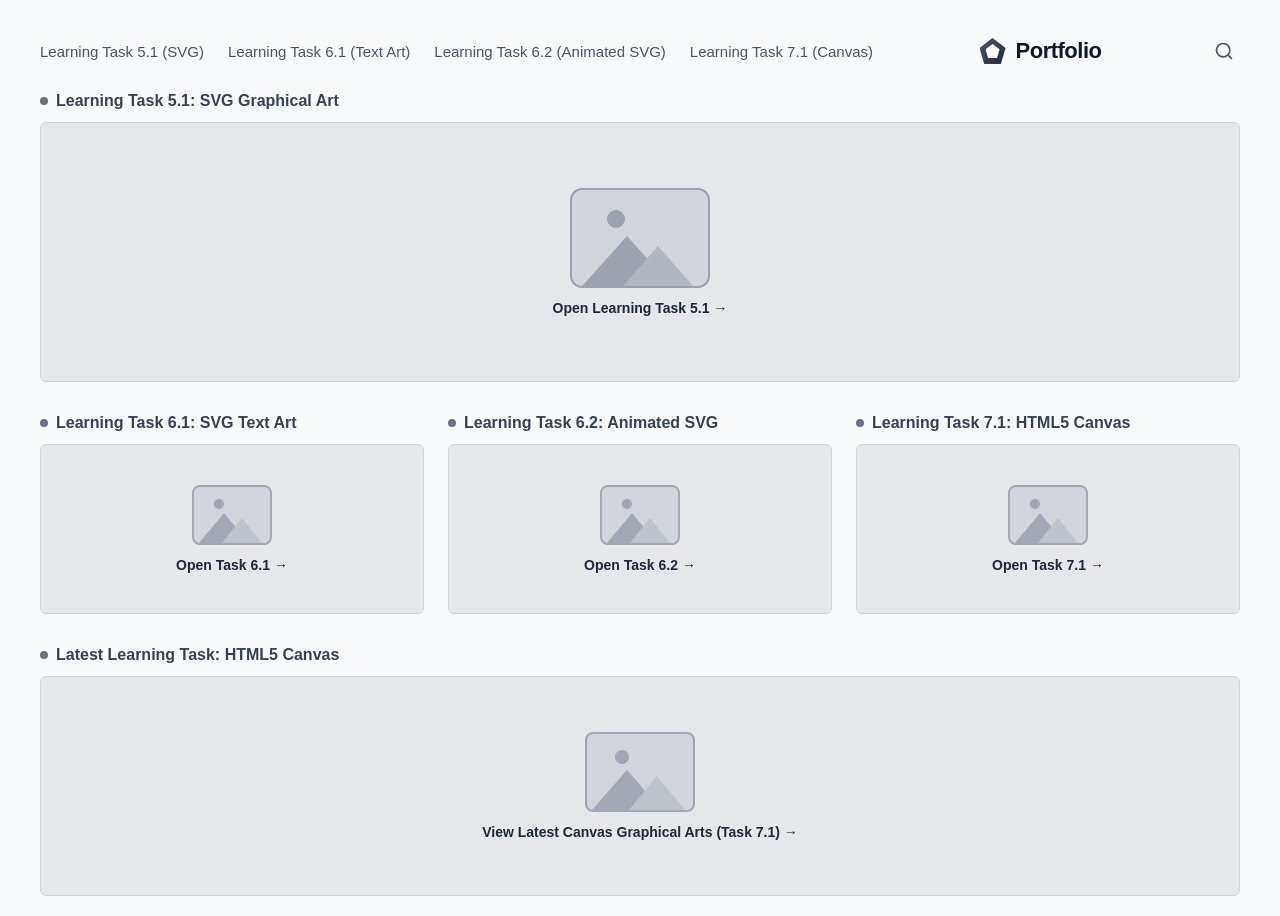
<file: index.html>
<!DOCTYPE html>
<html lang="en">
<head>
    <meta charset="UTF-8">
    <meta name="viewport" content="width=device-width, initial-scale=1.0">
    <title>Portfolio - Learning Tasks</title>
    <style>
        * {
            box-sizing: border-box;
            margin: 0;
            padding: 0;
        }

        body {
            font-family: -apple-system, BlinkMacSystemFont, "Segoe UI", Roboto, Helvetica, Arial, sans-serif;
            background-color: #f9fafb;
            color: #1f2937;
            display: flex;
            flex-direction: column;
            min-height: 100vh;
            padding: 20px 40px;
        }

        /* -------------------------------------------------------------
           HEADER LAYOUT
           ------------------------------------------------------------- */
        header {
            display: flex;
            align-items: center;
            justify-content: space-between;
            padding: 15px 0 25px 0;
            width: 100%;
            max-width: 1200px;
            margin: 0 auto;
        }

        .nav-links {
            display: flex;
            gap: 24px;
        }

        .nav-links a {
            text-decoration: none;
            color: #4b5563;
            font-size: 15px;
            font-weight: 500;
            transition: color 0.2s ease;
        }

        .nav-links a:hover {
            color: #000000;
        }

        /* Pure CSS Logo Element #1 */
        .logo-container {
            display: flex;
            align-items: center;
            gap: 10px;
            cursor: pointer;
        }

        .pure-css-logo-1 {
            width: 26px;
            height: 26px;
            background: linear-gradient(135deg, #4b5563, #1f2937);
            clip-path: polygon(50% 0%, 100% 38%, 82% 100%, 18% 100%, 0% 38%);
            position: relative;
        }

        .pure-css-logo-1::after {
            content: '';
            position: absolute;
            inset: 6px;
            background: #ffffff;
            clip-path: polygon(50% 0%, 100% 38%, 82% 100%, 18% 100%, 0% 38%);
        }

        .logo-text {
            font-size: 22px;
            font-weight: 700;
            color: #111827;
            letter-spacing: -0.5px;
        }

        /* Search Section */
        .search-container {
            position: relative;
            display: flex;
            align-items: center;
        }

        .search-btn {
            background: none;
            border: none;
            cursor: pointer;
            padding: 6px;
            color: #4b5563;
            display: flex;
            align-items: center;
            justify-content: center;
            border-radius: 50%;
            transition: background 0.2s, color 0.2s;
        }

        .search-btn:hover {
            color: #000000;
            background-color: #e5e7eb;
        }

        .search-input-box {
            position: absolute;
            right: 0;
            top: 40px;
            width: 240px;
            padding: 8px 12px;
            border: 1px solid #d1d5db;
            border-radius: 6px;
            background: #ffffff;
            box-shadow: 0 4px 12px rgba(0, 0, 0, 0.08);
            display: none;
            outline: none;
            font-size: 14px;
            z-index: 50;
        }

        .search-input-box.active {
            display: block;
        }

        /* -------------------------------------------------------------
           MAIN WIREFRAME LAYOUT (Section 1, Section 2, Section 3)
           ------------------------------------------------------------- */
        main {
            width: 100%;
            max-width: 1200px;
            margin: 0 auto;
            display: flex;
            flex-direction: column;
            gap: 32px;
            flex-grow: 1;
        }

        .wireframe-card {
            display: flex;
            flex-direction: column;
            gap: 12px;
            width: 100%;
        }

        .card-header-title {
            font-size: 16px;
            font-weight: 600;
            color: #374151;
            display: flex;
            align-items: center;
            gap: 8px;
        }

        .card-header-title::before {
            content: '';
            display: inline-block;
            width: 8px;
            height: 8px;
            background-color: #6b7280;
            border-radius: 50%;
        }

        .wireframe-image-box {
            background-color: #e5e7eb;
            border-radius: 6px;
            display: flex;
            flex-direction: column;
            align-items: center;
            justify-content: center;
            gap: 12px;
            width: 100%;
            cursor: pointer;
            border: 1px solid #d1d5db;
            text-decoration: none;
            color: #374151;
            transition: transform 0.2s ease, box-shadow 0.2s ease, background-color 0.2s ease;
        }

        .wireframe-image-box:hover {
            background-color: #dbe0e6;
            transform: translateY(-2px);
            box-shadow: 0 4px 12px rgba(0, 0, 0, 0.05);
        }

        .card-link-label {
            font-size: 14px;
            font-weight: 600;
            color: #1f2937;
        }

        /* Section 1: Hero Container */
        .section-1 .wireframe-image-box {
            height: 260px;
        }

        /* Pure CSS Graphic Element #2 (Wireframe Landscape Icon) */
        .pure-css-graphic-2 {
            width: 140px;
            height: 100px;
            background-color: #d1d5db;
            border-radius: 12px;
            position: relative;
            overflow: hidden;
            border: 2px solid #9ca3af;
        }

        .pure-css-graphic-2 .css-sun {
            width: 18px;
            height: 18px;
            background-color: #9ca3af;
            border-radius: 50%;
            position: absolute;
            top: 20px;
            left: 35px;
        }

        .pure-css-graphic-2 .css-mountain-1 {
            width: 0;
            height: 0;
            border-left: 45px solid transparent;
            border-right: 45px solid transparent;
            border-bottom: 50px solid #9ca3af;
            position: absolute;
            bottom: 0;
            left: 10px;
        }

        .pure-css-graphic-2 .css-mountain-2 {
            width: 0;
            height: 0;
            border-left: 35px solid transparent;
            border-right: 35px solid transparent;
            border-bottom: 40px solid #b0b7c0;
            position: absolute;
            bottom: 0;
            right: 15px;
        }

        /* Section 2: 3-Column Grid */
        .section-2-grid {
            display: grid;
            grid-template-columns: repeat(3, 1fr);
            gap: 24px;
            width: 100%;
        }

        .section-2-grid .wireframe-image-box {
            height: 170px;
        }

        /* Standard Wireframe Placeholder Icon */
        .placeholder-icon {
            width: 80px;
            height: 60px;
            background-color: #d1d5db;
            border-radius: 8px;
            position: relative;
            overflow: hidden;
            border: 2px solid #a1a8b3;
        }

        .placeholder-icon .sun-dot {
            width: 10px;
            height: 10px;
            background-color: #a1a8b3;
            border-radius: 50%;
            position: absolute;
            top: 12px;
            left: 20px;
        }

        .placeholder-icon .m-1 {
            width: 0;
            height: 0;
            border-left: 25px solid transparent;
            border-right: 25px solid transparent;
            border-bottom: 30px solid #a1a8b3;
            position: absolute;
            bottom: 0;
            left: 5px;
        }

        .placeholder-icon .m-2 {
            width: 0;
            height: 0;
            border-left: 20px solid transparent;
            border-right: 20px solid transparent;
            border-bottom: 25px solid #bdc3cb;
            position: absolute;
            bottom: 0;
            right: 8px;
        }

        /* Section 3: Bottom Large Banner */
        .section-3 .wireframe-image-box {
            height: 220px;
        }

        .section-3 .placeholder-icon {
            width: 110px;
            height: 80px;
        }

        .section-3 .placeholder-icon .sun-dot {
            width: 14px;
            height: 14px;
            top: 16px;
            left: 28px;
        }

        .section-3 .placeholder-icon .m-1 {
            border-left-width: 35px;
            border-right-width: 35px;
            border-bottom-width: 40px;
        }

        .section-3 .placeholder-icon .m-2 {
            border-left-width: 28px;
            border-right-width: 28px;
            border-bottom-width: 34px;
        }

        /* Responsive Mobile Layout */
        @media (max-width: 768px) {
            body {
                padding: 15px;
            }
            header {
                flex-direction: column;
                gap: 15px;
            }
            .section-2-grid {
                grid-template-columns: 1fr;
            }
        }
    </style>
</head>
<body>

    <!-- 1. HEADER SECTION -->
    <header>
        <!-- Left: Navigation links -->
        <nav class="nav-links">
            <a href="SVG/learning-task-5-1.html">Learning Task 5.1 (SVG)</a>
            <a href="SVG/learning-task-6-1.html">Learning Task 6.1 (Text Art)</a>
            <a href="SVG/learning-task-6-2.html">Learning Task 6.2 (Animated SVG)</a>
            <a href="Canvas/learning-task-7-1.html">Learning Task 7.1 (Canvas)</a>
        </nav>

        <!-- Center: Pure CSS Logo Element #1 + Logo Text -->
        <div class="logo-container" id="brandLogo">
            <div class="pure-css-logo-1" title="Pure CSS Logo Element #1"></div>
            <span class="logo-text">Portfolio</span>
        </div>

        <!-- Right: Search Icon & Interactive Input Box -->
        <div class="search-container">
            <button class="search-btn" id="searchToggleBtn" aria-label="Search">
                <svg width="20" height="20" viewBox="0 0 24 24" fill="none" stroke="currentColor" stroke-width="2" stroke-linecap="round" stroke-linejoin="round">
                    <circle cx="11" cy="11" r="8"></circle>
                    <line x1="21" y1="21" x2="16.65" y2="16.65"></line>
                </svg>
            </button>
            <input type="text" id="searchInput" class="search-input-box" placeholder="Search elements...">
        </div>
    </header>

    <!-- 2. MAIN WIREFRAME CONTENT -->
    <main>
        <!-- Section 1: Learning Task 5.1 -->
        <section class="wireframe-card section-1">
            <div class="card-header-title">Learning Task 5.1: SVG Graphical Art</div>
            <a href="SVG/learning-task-5-1.html" class="wireframe-image-box">
                <div class="pure-css-graphic-2">
                    <div class="css-sun"></div>
                    <div class="css-mountain-1"></div>
                    <div class="css-mountain-2"></div>
                </div>
                <span class="card-link-label">Open Learning Task 5.1 &rarr;</span>
            </a>
        </section>

        <!-- Section 2: Learning Tasks Grid -->
        <section class="section-2-grid">
            <!-- Card 1: Learning Task 6.1 -->
            <div class="wireframe-card">
                <div class="card-header-title">Learning Task 6.1: SVG Text Art</div>
                <a href="SVG/learning-task-6-1.html" class="wireframe-image-box">
                    <div class="placeholder-icon">
                        <div class="sun-dot"></div>
                        <div class="m-1"></div>
                        <div class="m-2"></div>
                    </div>
                    <span class="card-link-label">Open Task 6.1 &rarr;</span>
                </a>
            </div>

            <!-- Card 2: Learning Task 6.2 -->
            <div class="wireframe-card">
                <div class="card-header-title">Learning Task 6.2: Animated SVG</div>
                <a href="SVG/learning-task-6-2.html" class="wireframe-image-box">
                    <div class="placeholder-icon">
                        <div class="sun-dot"></div>
                        <div class="m-1"></div>
                        <div class="m-2"></div>
                    </div>
                    <span class="card-link-label">Open Task 6.2 &rarr;</span>
                </a>
            </div>

            <!-- Card 3: Learning Task 7.1 -->
            <div class="wireframe-card">
                <div class="card-header-title">Learning Task 7.1: HTML5 Canvas</div>
                <a href="Canvas/learning-task-7-1.html" class="wireframe-image-box">
                    <div class="placeholder-icon">
                        <div class="sun-dot"></div>
                        <div class="m-1"></div>
                        <div class="m-2"></div>
                    </div>
                    <span class="card-link-label">Open Task 7.1 &rarr;</span>
                </a>
            </div>
        </section>

        <!-- Section 3: Bottom Large Banner Card -->
        <section class="wireframe-card section-3">
            <div class="card-header-title">Latest Learning Task: HTML5 Canvas</div>
            <a href="Canvas/learning-task-7-1.html" class="wireframe-image-box">
                <div class="placeholder-icon">
                    <div class="sun-dot"></div>
                    <div class="m-1"></div>
                    <div class="m-2"></div>
                </div>
                <span class="card-link-label">View Latest Canvas Graphical Arts (Task 7.1) &rarr;</span>
            </a>
        </section>
    </main>

    <!-- INTERACTIVE JAVASCRIPT -->
    <script>
        const searchToggleBtn = document.getElementById('searchToggleBtn');
        const searchInput = document.getElementById('searchInput');

        searchToggleBtn.addEventListener('click', (e) => {
            e.stopPropagation();
            searchInput.classList.toggle('active');
            if (searchInput.classList.contains('active')) {
                searchInput.focus();
            }
        });

        document.addEventListener('click', (e) => {
            if (!searchInput.contains(e.target) && !searchToggleBtn.contains(e.target)) {
                searchInput.classList.remove('active');
            }
        });
    </script>
</body>
</html>
</file>
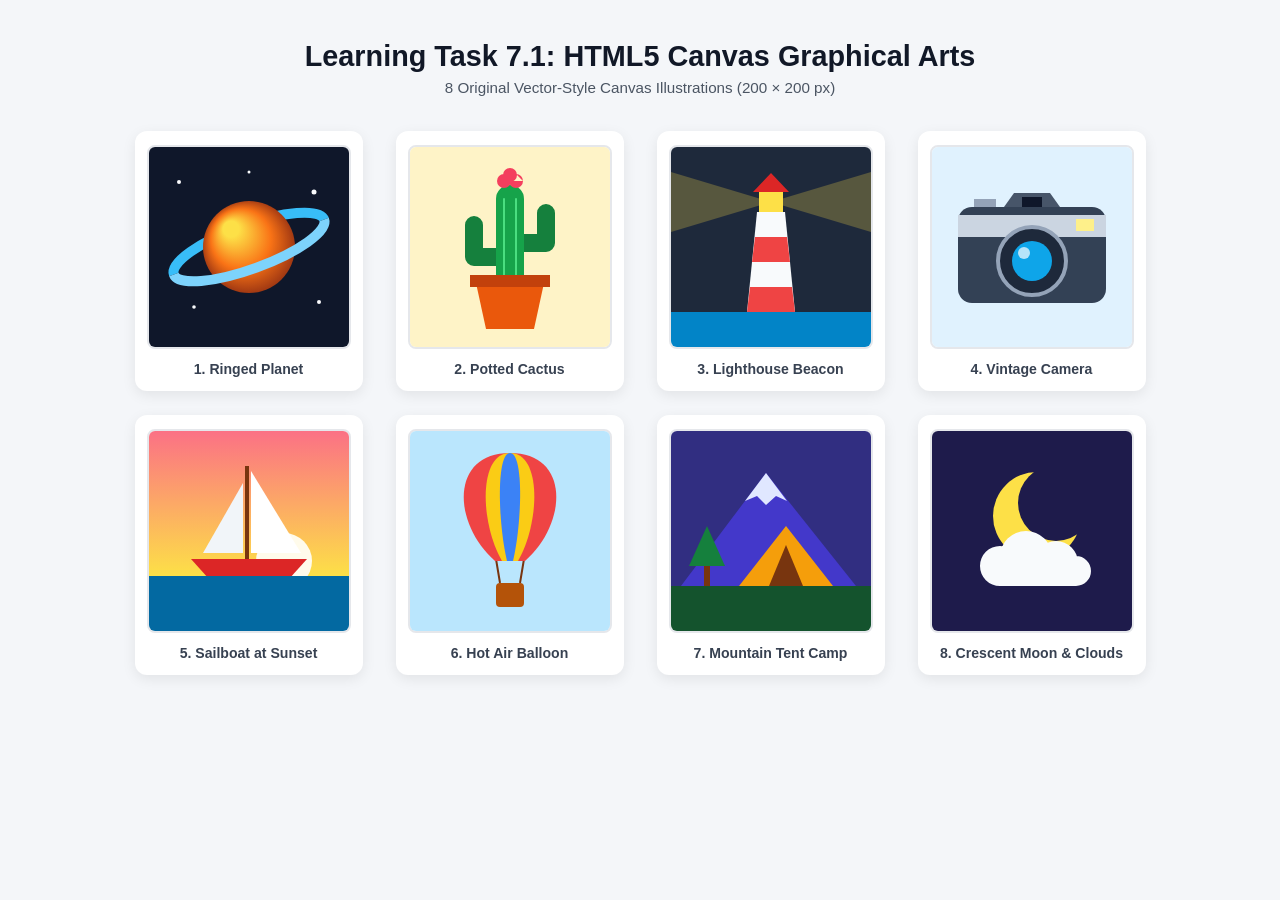
<file: Canvas/learning-task-7-1.html>
<!DOCTYPE html>
<html lang="en">
<head>
  <meta charset="UTF-8">
  <meta name="viewport" content="width=device-width, initial-scale=1.0">
  <title>Learning Task 7.1 - HTML5 Canvas Graphical Arts</title>
  <style>
    * {
      box-sizing: border-box;
      margin: 0;
      padding: 0;
    }

    body {
      font-family: 'Segoe UI', Tahoma, Geneva, Verdana, sans-serif;
      background-color: #f4f6f9;
      color: #1f2937;
      padding: 40px 20px;
      text-align: center;
    }

    h1 {
      font-size: 1.8rem;
      margin-bottom: 6px;
      color: #111827;
    }

    p.subtitle {
      color: #4b5563;
      margin-bottom: 35px;
      font-size: 0.95rem;
    }

    .gallery {
      display: grid;
      grid-template-columns: repeat(auto-fit, minmax(228px, 1fr));
      gap: 24px;
      max-width: 1020px;
      margin: 0 auto;
      justify-items: center;
    }

    .art-card {
      background: #ffffff;
      padding: 14px;
      border-radius: 12px;
      box-shadow: 0 4px 14px rgba(0, 0, 0, 0.08);
      display: flex;
      flex-direction: column;
      align-items: center;
      width: 228px;
    }

    canvas {
      border: 2px solid #e5e7eb;
      border-radius: 8px;
      background-color: #ffffff;
      display: block;
    }

    .label {
      margin-top: 12px;
      font-size: 0.88rem;
      font-weight: 700;
      color: #374151;
    }
  </style>
</head>
<body>

  <h1>Learning Task 7.1: HTML5 Canvas Graphical Arts</h1>
  <p class="subtitle">8 Original Vector-Style Canvas Illustrations (200 &times; 200 px)</p>

  <div class="gallery">
    <div class="art-card">
      <canvas id="art1" width="200" height="200"></canvas>
      <div class="label">1. Ringed Planet</div>
    </div>

    <div class="art-card">
      <canvas id="art2" width="200" height="200"></canvas>
      <div class="label">2. Potted Cactus</div>
    </div>

    <div class="art-card">
      <canvas id="art3" width="200" height="200"></canvas>
      <div class="label">3. Lighthouse Beacon</div>
    </div>

    <div class="art-card">
      <canvas id="art4" width="200" height="200"></canvas>
      <div class="label">4. Vintage Camera</div>
    </div>

    <div class="art-card">
      <canvas id="art5" width="200" height="200"></canvas>
      <div class="label">5. Sailboat at Sunset</div>
    </div>

    <div class="art-card">
      <canvas id="art6" width="200" height="200"></canvas>
      <div class="label">6. Hot Air Balloon</div>
    </div>

    <div class="art-card">
      <canvas id="art7" width="200" height="200"></canvas>
      <div class="label">7. Mountain Tent Camp</div>
    </div>

    <div class="art-card">
      <canvas id="art8" width="200" height="200"></canvas>
      <div class="label">8. Crescent Moon &amp; Clouds</div>
    </div>
  </div>

  <script>
    // ---------------------------------------------------------
    // 1. RINGED PLANET (Gradients, Arcs, Ellipse, Shadows)
    // ---------------------------------------------------------
    (() => {
      const ctx = document.getElementById('art1').getContext('2d');
      ctx.fillStyle = '#0f172a';
      ctx.fillRect(0, 0, 200, 200);

      // Stars
      const stars = [[30, 35, 2], [165, 45, 2.5], [45, 160, 1.8], [170, 155, 2], [100, 25, 1.5]];
      ctx.fillStyle = '#f8fafc';
      stars.forEach(([x, y, r]) => {
        ctx.beginPath();
        ctx.arc(x, y, r, 0, Math.PI * 2);
        ctx.fill();
      });

      // Back half of ring
      ctx.save();
      ctx.translate(100, 100);
      ctx.rotate(-0.35);
      ctx.strokeStyle = '#38bdf8';
      ctx.lineWidth = 10;
      ctx.beginPath();
      ctx.ellipse(0, 0, 80, 22, 0, Math.PI, Math.PI * 2);
      ctx.stroke();
      ctx.restore();

      // Planet Sphere
      const grad = ctx.createRadialGradient(82, 82, 8, 100, 100, 48);
      grad.addColorStop(0, '#fde047');
      grad.addColorStop(0.55, '#f97316');
      grad.addColorStop(1, '#9a3412');
      ctx.fillStyle = grad;
      ctx.beginPath();
      ctx.arc(100, 100, 46, 0, Math.PI * 2);
      ctx.fill();

      // Front half of ring
      ctx.save();
      ctx.translate(100, 100);
      ctx.rotate(-0.35);
      ctx.strokeStyle = '#7dd3fc';
      ctx.lineWidth = 10;
      ctx.beginPath();
      ctx.ellipse(0, 0, 80, 22, 0, 0, Math.PI);
      ctx.stroke();
      ctx.restore();
    })();

    // ---------------------------------------------------------
    // 2. POTTED CACTUS (Round Caps, Polygons, Flower Arcs)
    // ---------------------------------------------------------
    (() => {
      const ctx = document.getElementById('art2').getContext('2d');
      ctx.fillStyle = '#fef3c7';
      ctx.fillRect(0, 0, 200, 200);

      // Left & Right Cactus Arms
      ctx.strokeStyle = '#15803d';
      ctx.lineWidth = 18;
      ctx.lineCap = 'round';
      ctx.lineJoin = 'round';
      ctx.beginPath();
      ctx.moveTo(100, 110);
      ctx.lineTo(64, 110);
      ctx.lineTo(64, 78);
      ctx.moveTo(100, 96);
      ctx.lineTo(136, 96);
      ctx.lineTo(136, 66);
      ctx.stroke();

      // Main Cactus Trunk
      ctx.strokeStyle = '#16a34a';
      ctx.lineWidth = 28;
      ctx.beginPath();
      ctx.moveTo(100, 132);
      ctx.lineTo(100, 52);
      ctx.stroke();

      // Cactus Ribs
      ctx.strokeStyle = '#4ade80';
      ctx.lineWidth = 2;
      ctx.beginPath();
      ctx.moveTo(94, 52);
      ctx.lineTo(94, 130);
      ctx.moveTo(106, 52);
      ctx.lineTo(106, 130);
      ctx.stroke();

      // Terracotta Pot
      ctx.fillStyle = '#ea580c';
      ctx.beginPath();
      ctx.moveTo(66, 136);
      ctx.lineTo(134, 136);
      ctx.lineTo(124, 182);
      ctx.lineTo(76, 182);
      ctx.closePath();
      ctx.fill();

      // Pot Rim
      ctx.fillStyle = '#c2410c';
      ctx.fillRect(60, 128, 80, 12);

      // Pink Flower on Top
      ctx.fillStyle = '#f43f5e';
      ctx.beginPath();
      ctx.arc(94, 34, 7, 0, Math.PI * 2);
      ctx.arc(106, 34, 7, 0, Math.PI * 2);
      ctx.arc(100, 28, 7, 0, Math.PI * 2);
      ctx.fill();
    })();

    // ---------------------------------------------------------
    // 3. LIGHTHOUSE BEACON (Alpha Beams, Stripes, Waves)
    // ---------------------------------------------------------
    (() => {
      const ctx = document.getElementById('art3').getContext('2d');
      ctx.fillStyle = '#1e293b';
      ctx.fillRect(0, 0, 200, 200);

      // Light Beams
      ctx.fillStyle = 'rgba(253, 224, 71, 0.25)';
      ctx.beginPath();
      ctx.moveTo(100, 55);
      ctx.lineTo(0, 25);
      ctx.lineTo(0, 85);
      ctx.closePath();
      ctx.fill();

      ctx.beginPath();
      ctx.moveTo(100, 55);
      ctx.lineTo(200, 25);
      ctx.lineTo(200, 85);
      ctx.closePath();
      ctx.fill();

      // Tower Body (White)
      ctx.fillStyle = '#f8fafc';
      ctx.beginPath();
      ctx.moveTo(86, 65);
      ctx.lineTo(114, 65);
      ctx.lineTo(124, 165);
      ctx.lineTo(76, 165);
      ctx.closePath();
      ctx.fill();

      // Red Stripes
      ctx.fillStyle = '#ef4444';
      ctx.beginPath();
      ctx.moveTo(84, 90);
      ctx.lineTo(116, 90);
      ctx.lineTo(119, 115);
      ctx.lineTo(81, 115);
      ctx.closePath();
      ctx.fill();

      ctx.beginPath();
      ctx.moveTo(79, 140);
      ctx.lineTo(121, 140);
      ctx.lineTo(124, 165);
      ctx.lineTo(76, 165);
      ctx.closePath();
      ctx.fill();

      // Lantern Room & Roof
      ctx.fillStyle = '#fde047';
      ctx.fillRect(88, 45, 24, 20);
      ctx.fillStyle = '#dc2626';
      ctx.beginPath();
      ctx.moveTo(82, 45);
      ctx.lineTo(100, 26);
      ctx.lineTo(118, 45);
      ctx.closePath();
      ctx.fill();

      // Ocean Base
      ctx.fillStyle = '#0284c7';
      ctx.fillRect(0, 165, 200, 35);
    })();

    // ---------------------------------------------------------
    // 4. VINTAGE CAMERA (Rounded Rectangles, Concentric Rings)
    // ---------------------------------------------------------
    (() => {
      const ctx = document.getElementById('art4').getContext('2d');
      ctx.fillStyle = '#e0f2fe';
      ctx.fillRect(0, 0, 200, 200);

      // Shutter Button & Top Bump
      ctx.fillStyle = '#94a3b8';
      ctx.fillRect(42, 52, 22, 10);
      ctx.fillStyle = '#475569';
      ctx.beginPath();
      ctx.moveTo(72, 60);
      ctx.lineTo(82, 46);
      ctx.lineTo(118, 46);
      ctx.lineTo(128, 60);
      ctx.closePath();
      ctx.fill();

      // Camera Body
      ctx.fillStyle = '#334155';
      ctx.beginPath();
      ctx.roundRect(26, 60, 148, 96, 14);
      ctx.fill();

      // Silver Top Trim
      ctx.fillStyle = '#cbd5e1';
      ctx.fillRect(26, 68, 148, 22);

      // Viewfinder & Flash
      ctx.fillStyle = '#0f172a';
      ctx.fillRect(90, 50, 20, 10);
      ctx.fillStyle = '#fef08a';
      ctx.fillRect(144, 72, 18, 12);

      // Outer & Inner Lens
      ctx.fillStyle = '#1e293b';
      ctx.beginPath();
      ctx.arc(100, 114, 34, 0, Math.PI * 2);
      ctx.fill();

      ctx.strokeStyle = '#94a3b8';
      ctx.lineWidth = 4;
      ctx.stroke();

      ctx.fillStyle = '#0ea5e9';
      ctx.beginPath();
      ctx.arc(100, 114, 20, 0, Math.PI * 2);
      ctx.fill();

      // Lens Glare
      ctx.fillStyle = 'rgba(255, 255, 255, 0.7)';
      ctx.beginPath();
      ctx.arc(92, 106, 6, 0, Math.PI * 2);
      ctx.fill();
    })();

    // ---------------------------------------------------------
    // 5. SAILBOAT AT SUNSET (Linear Gradient, Triangles, Curves)
    // ---------------------------------------------------------
    (() => {
      const ctx = document.getElementById('art5').getContext('2d');
      const sky = ctx.createLinearGradient(0, 0, 0, 145);
      sky.addColorStop(0, '#fb7185');
      sky.addColorStop(1, '#fde047');
      ctx.fillStyle = sky;
      ctx.fillRect(0, 0, 200, 145);

      // Setting Sun
      ctx.fillStyle = '#fffbeb';
      ctx.beginPath();
      ctx.arc(135, 130, 28, 0, Math.PI * 2);
      ctx.fill();

      // Mast
      ctx.fillStyle = '#78350f';
      ctx.fillRect(96, 35, 4, 95);

      // Main Sail & Jib Sail
      ctx.fillStyle = '#ffffff';
      ctx.beginPath();
      ctx.moveTo(102, 40);
      ctx.lineTo(152, 122);
      ctx.lineTo(102, 122);
      ctx.closePath();
      ctx.fill();

      ctx.fillStyle = '#f1f5f9';
      ctx.beginPath();
      ctx.moveTo(94, 52);
      ctx.lineTo(54, 122);
      ctx.lineTo(94, 122);
      ctx.closePath();
      ctx.fill();

      // Boat Hull
      ctx.fillStyle = '#dc2626';
      ctx.beginPath();
      ctx.moveTo(42, 128);
      ctx.lineTo(158, 128);
      ctx.lineTo(140, 148);
      ctx.lineTo(60, 148);
      ctx.closePath();
      ctx.fill();

      // Ocean Water
      ctx.fillStyle = '#0369a1';
      ctx.fillRect(0, 145, 200, 55);
    })();

    // ---------------------------------------------------------
    // 6. HOT AIR BALLOON (Bezier Curves, Ropes, Basket)
    // ---------------------------------------------------------
    (() => {
      const ctx = document.getElementById('art6').getContext('2d');
      ctx.fillStyle = '#bae6fd';
      ctx.fillRect(0, 0, 200, 200);

      // Ropes
      ctx.strokeStyle = '#78350f';
      ctx.lineWidth = 2;
      ctx.beginPath();
      ctx.moveTo(86, 128);
      ctx.lineTo(90, 152);
      ctx.moveTo(114, 128);
      ctx.lineTo(110, 152);
      ctx.stroke();

      // Outer Balloon Envelope
      ctx.fillStyle = '#ef4444';
      ctx.beginPath();
      ctx.moveTo(100, 22);
      ctx.bezierCurveTo(160, 22, 158, 92, 115, 130);
      ctx.lineTo(85, 130);
      ctx.bezierCurveTo(42, 92, 40, 22, 100, 22);
      ctx.fill();

      // Yellow Center Stripe
      ctx.fillStyle = '#facc15';
      ctx.beginPath();
      ctx.moveTo(100, 22);
      ctx.bezierCurveTo(132, 22, 130, 92, 108, 130);
      ctx.lineTo(92, 130);
      ctx.bezierCurveTo(70, 92, 68, 22, 100, 22);
      ctx.fill();

      // Blue Core Stripe
      ctx.fillStyle = '#3b82f6';
      ctx.beginPath();
      ctx.moveTo(100, 22);
      ctx.bezierCurveTo(114, 22, 112, 92, 103, 130);
      ctx.lineTo(97, 130);
      ctx.bezierCurveTo(88, 92, 86, 22, 100, 22);
      ctx.fill();

      // Wicker Basket
      ctx.fillStyle = '#b45309';
      ctx.beginPath();
      ctx.roundRect(86, 152, 28, 24, 4);
      ctx.fill();
    })();

    // ---------------------------------------------------------
    // 7. MOUNTAIN TENT CAMP (Polygons, Pine Trees, Campfire)
    // ---------------------------------------------------------
    (() => {
      const ctx = document.getElementById('art7').getContext('2d');
      ctx.fillStyle = '#312e81';
      ctx.fillRect(0, 0, 200, 200);

      // Background Mountain
      ctx.fillStyle = '#4338ca';
      ctx.beginPath();
      ctx.moveTo(10, 155);
      ctx.lineTo(95, 42);
      ctx.lineTo(185, 155);
      ctx.closePath();
      ctx.fill();

      // Snow Cap
      ctx.fillStyle = '#e0e7ff';
      ctx.beginPath();
      ctx.moveTo(95, 42);
      ctx.lineTo(74, 70);
      ctx.lineTo(86, 65);
      ctx.lineTo(95, 74);
      ctx.lineTo(105, 65);
      ctx.lineTo(116, 70);
      ctx.closePath();
      ctx.fill();

      // Pine Tree
      ctx.fillStyle = '#15803d';
      ctx.beginPath();
      ctx.moveTo(36, 95);
      ctx.lineTo(18, 135);
      ctx.lineTo(54, 135);
      ctx.closePath();
      ctx.fill();
      ctx.fillStyle = '#78350f';
      ctx.fillRect(33, 135, 6, 20);

      // Camping Tent
      ctx.fillStyle = '#f59e0b';
      ctx.beginPath();
      ctx.moveTo(115, 95);
      ctx.lineTo(68, 155);
      ctx.lineTo(162, 155);
      ctx.closePath();
      ctx.fill();

      // Tent Door Opening
      ctx.fillStyle = '#78350f';
      ctx.beginPath();
      ctx.moveTo(115, 114);
      ctx.lineTo(98, 155);
      ctx.lineTo(132, 155);
      ctx.closePath();
      ctx.fill();

      // Ground
      ctx.fillStyle = '#14532d';
      ctx.fillRect(0, 155, 200, 45);
    })();

    // ---------------------------------------------------------
    // 8. CRESCENT MOON & CLOUDS (Composite Operation, Overlapping Circles)
    // ---------------------------------------------------------
    (() => {
      const ctx = document.getElementById('art8').getContext('2d');
      ctx.fillStyle = '#1e1b4b';
      ctx.fillRect(0, 0, 200, 200);

      // Crescent Moon using offscreen canvas cutout
      const moonCanvas = document.createElement('canvas');
      moonCanvas.width = 200;
      moonCanvas.height = 200;
      const mCtx = moonCanvas.getContext('2d');
      mCtx.fillStyle = '#fde047';
      mCtx.beginPath();
      mCtx.arc(105, 85, 44, 0, Math.PI * 2);
      mCtx.fill();
      mCtx.globalCompositeOperation = 'destination-out';
      mCtx.beginPath();
      mCtx.arc(124, 72, 38, 0, Math.PI * 2);
      mCtx.fill();

      ctx.drawImage(moonCanvas, 0, 0);

      // Fluffy Cloud in Foreground
      ctx.fillStyle = '#f8fafc';
      ctx.beginPath();
      ctx.arc(68, 135, 20, 0, Math.PI * 2);
      ctx.arc(94, 126, 26, 0, Math.PI * 2);
      ctx.arc(124, 132, 22, 0, Math.PI * 2);
      ctx.arc(144, 140, 15, 0, Math.PI * 2);
      ctx.fill();
      ctx.fillRect(68, 132, 76, 23);
    })();
  </script>

</body>
</html>
</file>
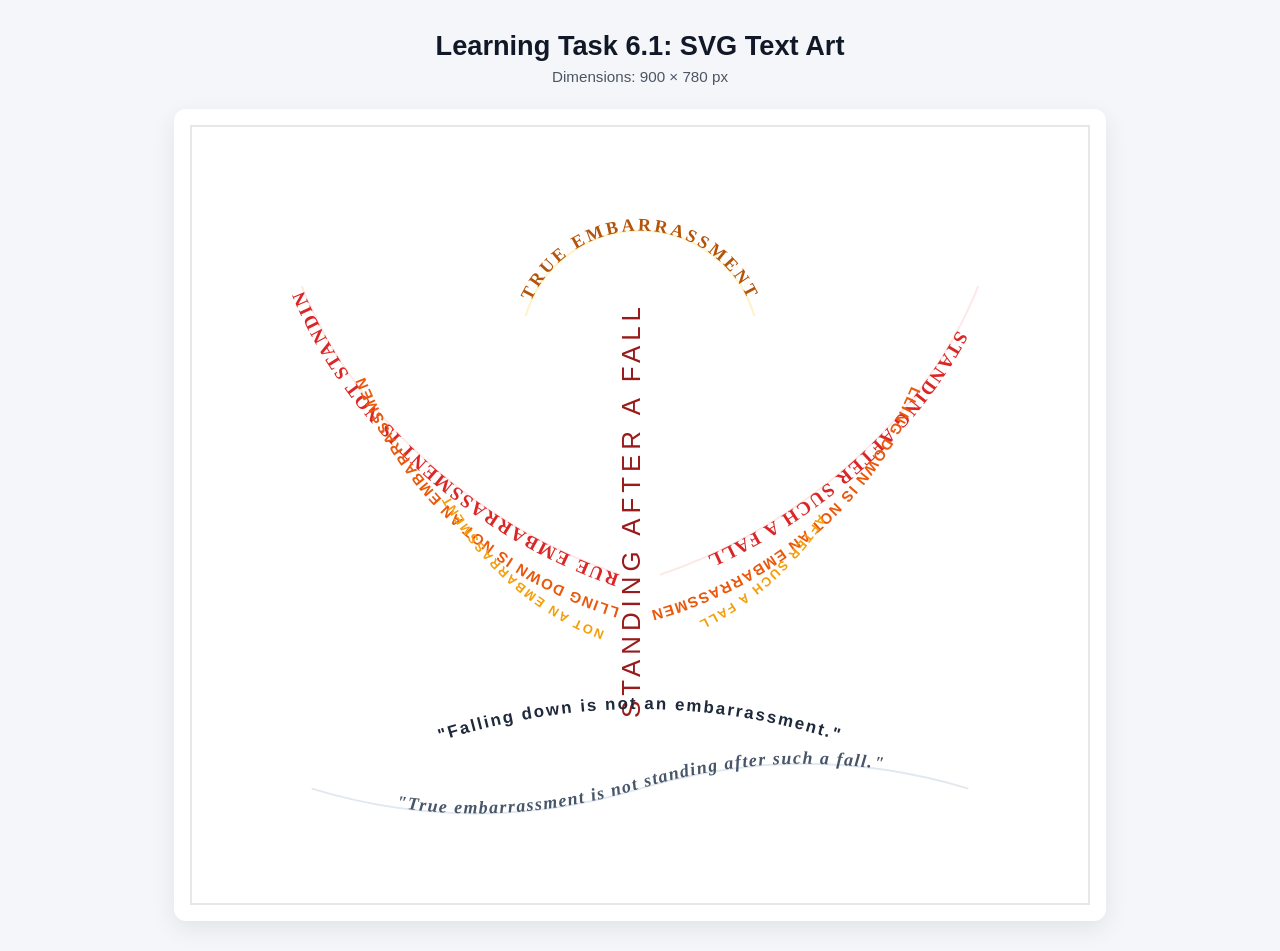
<file: SVG/6.4 Engage-learningtask_6-1.html>
<!DOCTYPE html>
<html lang="en">
<head>
  <meta charset="UTF-8">
  <meta name="viewport" content="width=device-width, initial-scale=1.0">
  <title>Learning Task 6.1 - SVG Text Art</title>
  <style>
    * {
      box-sizing: border-box;
      margin: 0;
      padding: 0;
    }

    body {
      font-family: 'Segoe UI', Tahoma, Geneva, Verdana, sans-serif;
      background-color: #f4f6f9;
      color: #1f2937;
      display: flex;
      flex-direction: column;
      align-items: center;
      padding: 30px 20px;
    }

    h1 {
      font-size: 1.7rem;
      margin-bottom: 6px;
      color: #111827;
    }

    p.subtitle {
      font-size: 0.95rem;
      color: #4b5563;
      margin-bottom: 24px;
    }

    .canvas-wrapper {
      background: #ffffff;
      padding: 16px;
      border-radius: 12px;
      box-shadow: 0 8px 24px rgba(0, 0, 0, 0.08);
    }

    svg {
      display: block;
      border: 2px solid #e5e7eb;
      background-color: #ffffff;
    }
  </style>
</head>
<body>

  <h1>Learning Task 6.1: SVG Text Art</h1>
  <p class="subtitle">Dimensions: 900 &times; 780 px</p>

  <div class="canvas-wrapper">
    <svg width="900" height="780" viewBox="0 0 900 780" xmlns="http://www.w3.org/2000/svg">
      <defs>
        <!-- Path 1: Left Outer Wing (Sweeping upward) -->
        <path id="leftWingOuter" d="M 430,450 C 310,410 170,310 110,160" />
        <!-- Path 2: Right Outer Wing (Sweeping upward) -->
        <path id="rightWingOuter" d="M 790,160 C 730,310 590,410 470,450" />

        <!-- Path 3: Left Middle Wing Feather -->
        <path id="leftWingMid" d="M 435,485 C 330,455 225,380 175,255" />
        <!-- Path 4: Right Middle Wing Feather -->
        <path id="rightWingMid" d="M 725,255 C 675,380 570,455 465,485" />

        <!-- Path 5: Left Inner Wing Feather -->
        <path id="leftWingInner" d="M 440,515 C 365,495 290,440 245,345" />
        <!-- Path 6: Right Inner Wing Feather -->
        <path id="rightWingInner" d="M 655,345 C 610,440 535,495 460,515" />

        <!-- Path 7: Rising Central Pillar (Vertical spine) -->
        <path id="centralSpine" d="M 450,620 L 450,150" />

        <!-- Path 8: Crown Halo Arc -->
        <path id="crownArc" d="M 335,190 A 120,120 0 0,1 565,190" />

        <!-- Path 9: Ground / Fall Wave Line (Bottom base) -->
        <path id="groundWave" d="M 120,665 Q 285,715 450,665 T 780,665" />

        <!-- Path 10: Inner Base Support Arc -->
        <path id="baseSupport" d="M 240,620 Q 450,550 660,620" />
      </defs>

      <!-- Subtle Guide Paths (faint watermark style to accentuate the symbol silhouette) -->
      <use href="#leftWingOuter" fill="none" stroke="#fde8e8" stroke-width="2" />
      <use href="#rightWingOuter" fill="none" stroke="#fde8e8" stroke-width="2" />
      <use href="#crownArc" fill="none" stroke="#fef3c7" stroke-width="2" />
      <use href="#groundWave" fill="none" stroke="#e2e8f0" stroke-width="2" />

      <!-- OUTER WINGS: "TRUE EMBARRASSMENT IS NOT STANDING" -->
      <text fill="#dc2626" font-family="Georgia, serif" font-size="19" font-weight="bold" letter-spacing="2">
        <textPath href="#leftWingOuter" startOffset="50%" text-anchor="middle">
          TRUE EMBARRASSMENT IS NOT STANDING
        </textPath>
      </text>

      <text fill="#dc2626" font-family="Georgia, serif" font-size="19" font-weight="bold" letter-spacing="2">
        <textPath href="#rightWingOuter" startOffset="50%" text-anchor="middle">
          STANDING AFTER SUCH A FALL
        </textPath>
      </text>

      <!-- MIDDLE WINGS: "FALLING DOWN IS NOT AN EMBARRASSMENT" -->
      <text fill="#ea580c" font-family="Verdana, sans-serif" font-size="15" font-weight="bold" letter-spacing="1.5">
        <textPath href="#leftWingMid" startOffset="50%" text-anchor="middle">
          FALLING DOWN IS NOT AN EMBARRASSMENT
        </textPath>
      </text>

      <text fill="#ea580c" font-family="Verdana, sans-serif" font-size="15" font-weight="bold" letter-spacing="1.5">
        <textPath href="#rightWingMid" startOffset="50%" text-anchor="middle">
          FALLING DOWN IS NOT AN EMBARRASSMENT
        </textPath>
      </text>

      <!-- INNER WINGS: "RISE AGAIN • STAND TALL" -->
      <text fill="#f59e0b" font-family="Trebuchet MS, sans-serif" font-size="13" font-weight="bold" letter-spacing="2">
        <textPath href="#leftWingInner" startOffset="50%" text-anchor="middle">
          NOT AN EMBARRASSMENT
        </textPath>
      </text>

      <text fill="#f59e0b" font-family="Trebuchet MS, sans-serif" font-size="13" font-weight="bold" letter-spacing="2">
        <textPath href="#rightWingInner" startOffset="50%" text-anchor="middle">
          AFTER SUCH A FALL
        </textPath>
      </text>

      <!-- CENTRAL RISING SPINE -->
      <text fill="#991b1b" font-family="Impact, Arial Black, sans-serif" font-size="26" letter-spacing="5">
        <textPath href="#centralSpine" startOffset="50%" text-anchor="middle">
          STANDING AFTER A FALL
        </textPath>
      </text>

      <!-- TOP CROWN HALO -->
      <text fill="#b45309" font-family="Georgia, serif" font-size="18" font-weight="bold" letter-spacing="3">
        <textPath href="#crownArc" startOffset="50%" text-anchor="middle">
          TRUE EMBARRASSMENT
        </textPath>
      </text>

      <!-- INNER BASE SUPPORT ARC -->
      <text fill="#1e293b" font-family="Segoe UI, sans-serif" font-size="17" font-weight="700" letter-spacing="2">
        <textPath href="#baseSupport" startOffset="50%" text-anchor="middle">
          "Falling down is not an embarrassment."
        </textPath>
      </text>

      <!-- BOTTOM GROUND WAVE (THE FALL) -->
      <text fill="#475569" font-family="Georgia, serif" font-size="18" font-style="italic" font-weight="bold" letter-spacing="1.5">
        <textPath href="#groundWave" startOffset="50%" text-anchor="middle">
          "True embarrassment is not standing after such a fall."
        </textPath>
      </text>
    </svg>
  </div>

</body>
</html>
</file>
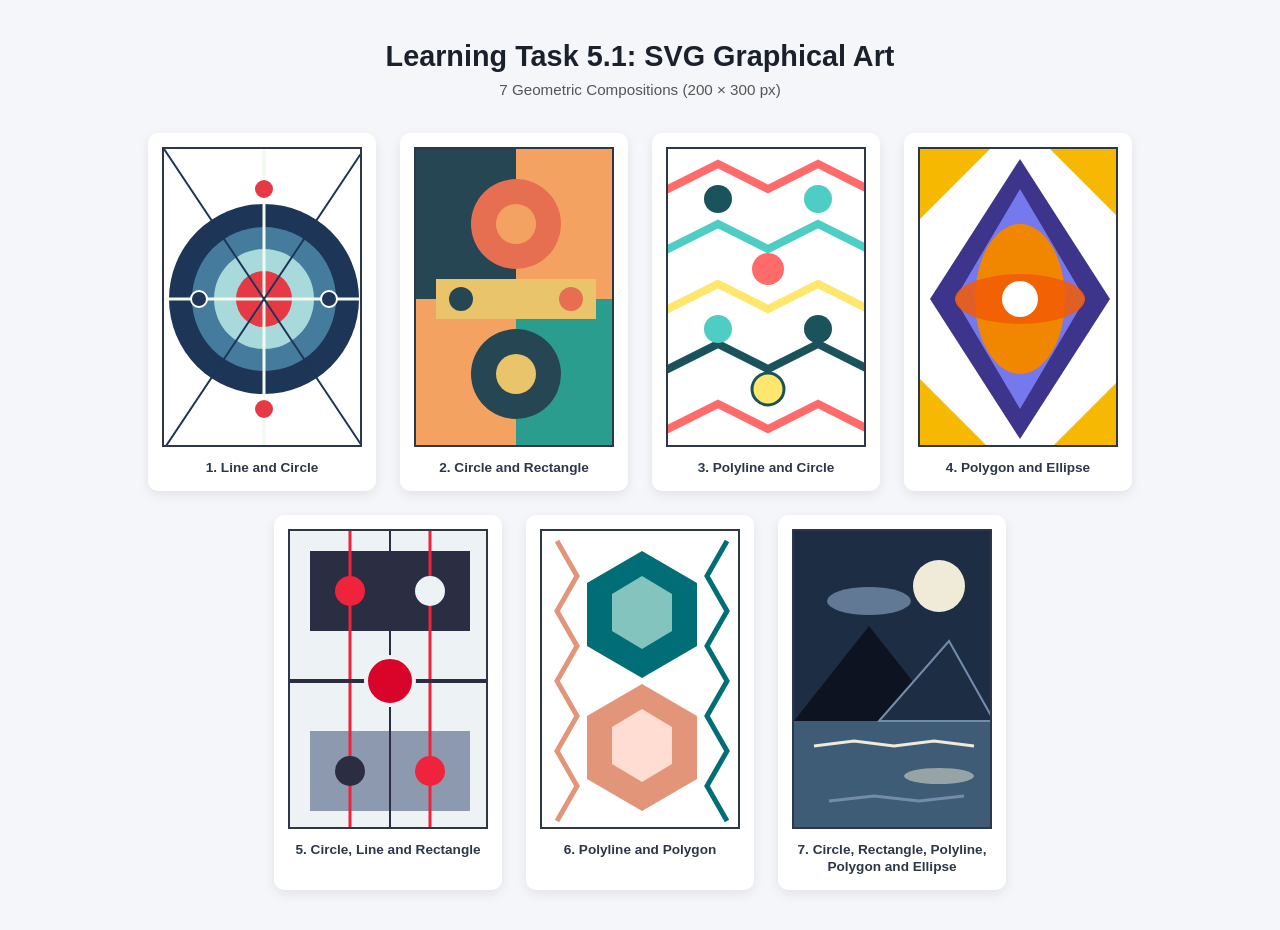
<file: SVG/learning-task-5-1.html>
<!DOCTYPE html>
<html lang="en">
<head>
  <meta charset="UTF-8">
  <meta name="viewport" content="width=device-width, initial-scale=1.0">
  <title>Learning Task 5.1 - SVG Graphical Art</title>
  <style>
    * {
      box-sizing: border-box;
      margin: 0;
      padding: 0;
    }

    body {
      font-family: 'Segoe UI', Tahoma, Geneva, Verdana, sans-serif;
      background-color: #f4f6f9;
      color: #222;
      padding: 40px 20px;
      text-align: center;
    }

    h1 {
      font-size: 1.8rem;
      margin-bottom: 8px;
      color: #1a202c;
    }

    p.subtitle {
      color: #555;
      margin-bottom: 35px;
      font-size: 0.95rem;
    }

    .gallery {
      display: flex;
      flex-wrap: wrap;
      justify-content: center;
      gap: 24px;
      max-width: 1200px;
      margin: 0 auto;
    }

    .art-card {
      background: #ffffff;
      padding: 14px;
      border-radius: 10px;
      box-shadow: 0 4px 12px rgba(0, 0, 0, 0.08);
      display: flex;
      flex-direction: column;
      align-items: center;
      width: 228px;
    }

    svg {
      border: 2px solid #2d3748;
      background-color: #ffffff;
      display: block;
    }

    .label {
      margin-top: 12px;
      font-size: 0.85rem;
      font-weight: 700;
      color: #2d3748;
      line-height: 1.3;
    }
  </style>
</head>
<body>

  <h1>Learning Task 5.1: SVG Graphical Art</h1>
  <p class="subtitle">7 Geometric Compositions (200 &times; 300 px)</p>

  <div class="gallery">

    <!-- 1. Line and Circle -->
    <div class="art-card">
      <svg width="200" height="300" xmlns="http://www.w3.org/2000/svg">
        <!-- Concentric Target Circles -->
        <circle cx="100" cy="150" r="95" fill="#1d3557" />
        <circle cx="100" cy="150" r="72" fill="#457b9d" />
        <circle cx="100" cy="150" r="50" fill="#a8dadc" />
        <circle cx="100" cy="150" r="28" fill="#e63946" />

        <!-- Intersecting Grid & Diagonal Lines -->
        <line x1="100" y1="0" x2="100" y2="300" stroke="#f1faee" stroke-width="3" />
        <line x1="0" y1="150" x2="200" y2="150" stroke="#f1faee" stroke-width="3" />
        <line x1="0" y1="0" x2="200" y2="300" stroke="#1d3557" stroke-width="2" />
        <line x1="200" y1="0" x2="0" y2="300" stroke="#1d3557" stroke-width="2" />

        <!-- Accent Orbit Nodes -->
        <circle cx="100" cy="40" r="10" fill="#e63946" stroke="#ffffff" stroke-width="2" />
        <circle cx="100" cy="260" r="10" fill="#e63946" stroke="#ffffff" stroke-width="2" />
        <circle cx="35" cy="150" r="8" fill="#1d3557" stroke="#ffffff" stroke-width="2" />
        <circle cx="165" cy="150" r="8" fill="#1d3557" stroke="#ffffff" stroke-width="2" />
      </svg>
      <div class="label">1. Line and Circle</div>
    </div>

    <!-- 2. Circle and Rectangle -->
    <div class="art-card">
      <svg width="200" height="300" xmlns="http://www.w3.org/2000/svg">
        <!-- Bauhaus Color Blocks -->
        <rect x="0" y="0" width="200" height="300" fill="#f4a261" />
        <rect x="0" y="0" width="100" height="150" fill="#264653" />
        <rect x="100" y="150" width="100" height="150" fill="#2a9d8f" />
        <rect x="20" y="130" width="160" height="40" fill="#e9c46a" />

        <!-- Geometric Circles -->
        <circle cx="100" cy="75" r="45" fill="#e76f51" />
        <circle cx="100" cy="75" r="20" fill="#f4a261" />
        <circle cx="100" cy="225" r="45" fill="#264653" />
        <circle cx="100" cy="225" r="20" fill="#e9c46a" />
        <circle cx="45" cy="150" r="12" fill="#264653" />
        <circle cx="155" cy="150" r="12" fill="#e76f51" />
      </svg>
      <div class="label">2. Circle and Rectangle</div>
    </div>

    <!-- 3. Polyline and Circle -->
    <div class="art-card">
      <svg width="200" height="300" xmlns="http://www.w3.org/2000/svg">
        <!-- Flowing Polyline Waves -->
        <polyline points="0,40 50,15 100,40 150,15 200,40" fill="none" stroke="#ff6b6b" stroke-width="8" stroke-linecap="round" />
        <polyline points="0,100 50,75 100,100 150,75 200,100" fill="none" stroke="#4ecdc4" stroke-width="8" stroke-linecap="round" />
        <polyline points="0,160 50,135 100,160 150,135 200,160" fill="none" stroke="#ffe66d" stroke-width="8" stroke-linecap="round" />
        <polyline points="0,220 50,195 100,220 150,195 200,220" fill="none" stroke="#1a535c" stroke-width="8" stroke-linecap="round" />
        <polyline points="0,280 50,255 100,280 150,255 200,280" fill="none" stroke="#ff6b6b" stroke-width="8" stroke-linecap="round" />

        <!-- Floating Circles Between Peaks -->
        <circle cx="50" cy="50" r="14" fill="#1a535c" />
        <circle cx="150" cy="50" r="14" fill="#4ecdc4" />
        <circle cx="100" cy="120" r="16" fill="#ff6b6b" />
        <circle cx="50" cy="180" r="14" fill="#4ecdc4" />
        <circle cx="150" cy="180" r="14" fill="#1a535c" />
        <circle cx="100" cy="240" r="16" fill="#ffe66d" stroke="#1a535c" stroke-width="3" />
      </svg>
      <div class="label">3. Polyline and Circle</div>
    </div>

    <!-- 4. Polygon and Ellipse -->
    <div class="art-card">
      <svg width="200" height="300" xmlns="http://www.w3.org/2000/svg">
        <!-- Diamond & Starburst Polygons -->
        <polygon points="100,10 190,150 100,290 10,150" fill="#3d348b" />
        <polygon points="100,40 165,150 100,260 35,150" fill="#7678ed" />
        <polygon points="0,0 70,0 0,70" fill="#f7b801" />
        <polygon points="200,0 130,0 200,70" fill="#f7b801" />
        <polygon points="0,300 70,300 0,230" fill="#f7b801" />
        <polygon points="200,300 130,300 200,230" fill="#f7b801" />

        <!-- Layered Ellipses -->
        <ellipse cx="100" cy="150" rx="45" ry="75" fill="#f18701" />
        <ellipse cx="100" cy="150" rx="65" ry="25" fill="#f35b04" opacity="0.85" />
        <ellipse cx="100" cy="150" rx="18" ry="18" fill="#ffffff" />
      </svg>
      <div class="label">4. Polygon and Ellipse</div>
    </div>

    <!-- 5. Circle, Line and Rectangle -->
    <div class="art-card">
      <svg width="200" height="300" xmlns="http://www.w3.org/2000/svg">
        <!-- Architectural Background Rectangles -->
        <rect x="0" y="0" width="200" height="300" fill="#edf2f4" />
        <rect x="20" y="20" width="160" height="80" fill="#2b2d42" />
        <rect x="20" y="200" width="160" height="80" fill="#8d99ae" />

        <!-- Structural Vertical & Horizontal Lines -->
        <line x1="60" y1="0" x2="60" y2="300" stroke="#ef233c" stroke-width="3" />
        <line x1="100" y1="0" x2="100" y2="300" stroke="#2b2d42" stroke-width="2" />
        <line x1="140" y1="0" x2="140" y2="300" stroke="#ef233c" stroke-width="3" />
        <line x1="0" y1="150" x2="200" y2="150" stroke="#2b2d42" stroke-width="4" />

        <!-- Node Circles -->
        <circle cx="60" cy="60" r="15" fill="#ef233c" />
        <circle cx="140" cy="60" r="15" fill="#edf2f4" />
        <circle cx="100" cy="150" r="24" fill="#d90429" stroke="#edf2f4" stroke-width="4" />
        <circle cx="60" cy="240" r="15" fill="#2b2d42" />
        <circle cx="140" cy="240" r="15" fill="#ef233c" />
      </svg>
      <div class="label">5. Circle, Line and Rectangle</div>
    </div>

    <!-- 6. Polyline and Polygon -->
    <div class="art-card">
      <svg width="200" height="300" xmlns="http://www.w3.org/2000/svg">
        <!-- Hexagonal Polygons -->
        <polygon points="100,20 155,52 155,115 100,147 45,115 45,52" fill="#006d77" />
        <polygon points="100,153 155,185 155,248 100,280 45,248 45,185" fill="#e29578" />
        <polygon points="100,45 130,63 130,100 100,118 70,100 70,63" fill="#83c5be" />
        <polygon points="100,178 130,196 130,233 100,251 70,233 70,196" fill="#ffddd2" />

        <!-- Zigzag Framing Polylines -->
        <polyline points="15,10 35,45 15,80 35,115 15,150 35,185 15,220 35,255 15,290" fill="none" stroke="#e29578" stroke-width="5" />
        <polyline points="185,10 165,45 185,80 165,115 185,150 165,185 185,220 165,255 185,290" fill="none" stroke="#006d77" stroke-width="5" />
      </svg>
      <div class="label">6. Polyline and Polygon</div>
    </div>

    <!-- 7. Circle, Rectangle, Polyline, Polygon and Ellipse -->
    <div class="art-card">
      <svg width="200" height="300" xmlns="http://www.w3.org/2000/svg">
        <!-- Rectangle: Sky & Horizon Backdrop -->
        <rect x="0" y="0" width="200" height="190" fill="#1d2d44" />
        <rect x="0" y="190" width="200" height="110" fill="#3e5c76" />

        <!-- Circle: Full Moon -->
        <circle cx="145" cy="55" r="26" fill="#f0ebd8" />

        <!-- Ellipse: Cloud & Water Reflection -->
        <ellipse cx="75" cy="70" rx="42" ry="14" fill="#748cab" opacity="0.8" />
        <ellipse cx="145" cy="245" rx="35" ry="8" fill="#f0ebd8" opacity="0.5" />

        <!-- Polygon: Mountain Peaks -->
        <polygon points="0,190 75,95 150,190" fill="#0d1321" />
        <polygon points="85,190 155,110 200,190" fill="#1d2d44" stroke="#748cab" stroke-width="2" />

        <!-- Polyline: Water Ripples -->
        <polyline points="20,215 60,210 100,215 140,210 180,215" fill="none" stroke="#f0ebd8" stroke-width="3" />
        <polyline points="35,270 80,265 125,270 170,265" fill="none" stroke="#748cab" stroke-width="3" />
      </svg>
      <div class="label">7. Circle, Rectangle, Polyline, Polygon and Ellipse</div>
    </div>

  </div>

</body>
</html>
</file>
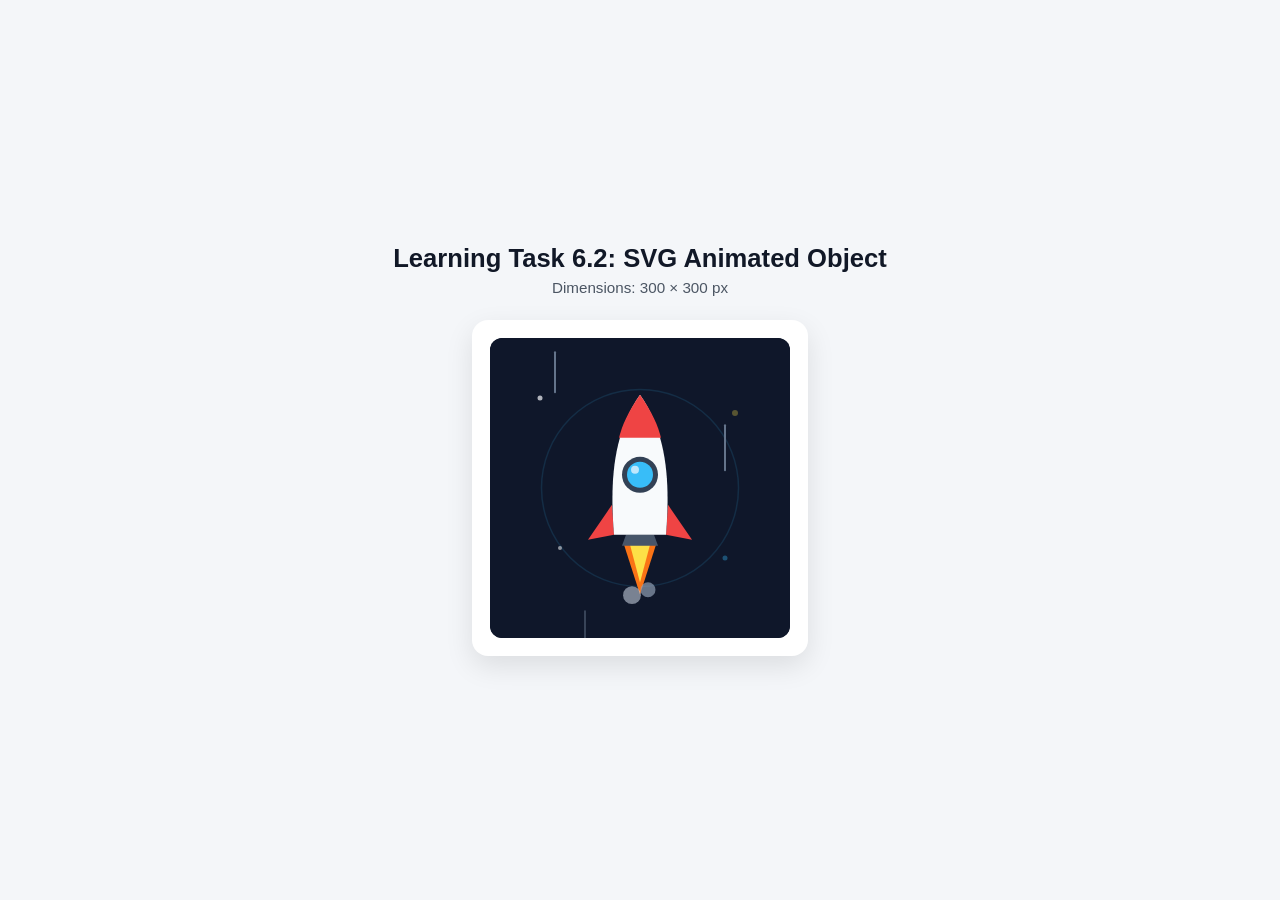
<file: SVG/learning-task-6-2.html>
<!DOCTYPE html>
<html lang="en">
<head>
  <meta charset="UTF-8">
  <meta name="viewport" content="width=device-width, initial-scale=1.0">
  <title>Learning Task 6.2 - SVG Animated Icon</title>
  <style>
    * {
      box-sizing: border-box;
      margin: 0;
      padding: 0;
    }

    body {
      font-family: 'Segoe UI', Tahoma, Geneva, Verdana, sans-serif;
      background-color: #f4f6f9;
      color: #1f2937;
      display: flex;
      flex-direction: column;
      align-items: center;
      justify-content: center;
      min-height: 100vh;
      padding: 20px;
    }

    h1 {
      font-size: 1.6rem;
      margin-bottom: 6px;
      color: #111827;
    }

    p.subtitle {
      font-size: 0.95rem;
      color: #4b5563;
      margin-bottom: 24px;
    }

    .canvas-wrapper {
      background: #ffffff;
      padding: 18px;
      border-radius: 16px;
      box-shadow: 0 10px 28px rgba(0, 0, 0, 0.1);
    }

    svg {
      display: block;
      border-radius: 12px;
      background-color: #0f172a;
    }
  </style>
</head>
<body>

  <h1>Learning Task 6.2: SVG Animated Object</h1>
  <p class="subtitle">Dimensions: 300 &times; 300 px</p>

  <div class="canvas-wrapper">
    <svg width="300" height="300" viewBox="0 0 300 300" xmlns="http://www.w3.org/2000/svg">
      <!-- Night Sky Background -->
      <rect width="300" height="300" rx="12" fill="#0f172a" />

      <!-- Pulsing Radar / Orbit Rings -->
      <circle cx="150" cy="150" r="60" fill="none" stroke="#38bdf8" stroke-width="1.5" opacity="0.25">
        <animate attributeName="r" values="55;125;55" dur="4s" repeatCount="indefinite" />
        <animate attributeName="opacity" values="0.35;0;0.35" dur="4s" repeatCount="indefinite" />
      </circle>

      <!-- Twinkling Background Stars -->
      <circle cx="50" cy="60" r="2.5" fill="#f8fafc">
        <animate attributeName="opacity" values="0.2;1;0.2" dur="1.8s" repeatCount="indefinite" />
      </circle>
      <circle cx="245" cy="75" r="3" fill="#fde047">
        <animate attributeName="opacity" values="1;0.2;1" dur="2.2s" repeatCount="indefinite" />
      </circle>
      <circle cx="70" cy="210" r="2" fill="#f8fafc">
        <animate attributeName="opacity" values="0.3;1;0.3" dur="1.5s" repeatCount="indefinite" />
      </circle>
      <circle cx="235" cy="220" r="2.5" fill="#38bdf8">
        <animate attributeName="opacity" values="1;0.15;1" dur="2s" repeatCount="indefinite" />
      </circle>

      <!-- Speed Lines Streaking Downward -->
      <line x1="65" y1="-30" x2="65" y2="10" stroke="#64748b" stroke-width="2" stroke-linecap="round">
        <animateTransform attributeName="transform" type="translate" from="0 0" to="0 340" dur="1.1s" repeatCount="indefinite" />
      </line>
      <line x1="235" y1="-50" x2="235" y2="-5" stroke="#64748b" stroke-width="2" stroke-linecap="round">
        <animateTransform attributeName="transform" type="translate" from="0 0" to="0 360" dur="0.9s" repeatCount="indefinite" />
      </line>
      <line x1="95" y1="-20" x2="95" y2="15" stroke="#475569" stroke-width="1.5" stroke-linecap="round">
        <animateTransform attributeName="transform" type="translate" from="0 0" to="0 330" dur="1.4s" repeatCount="indefinite" />
      </line>

      <!-- Rocket Group (Gentle Hovering / Thrust Oscillation) -->
      <g>
        <animateTransform
          attributeName="transform"
          type="translate"
          values="0,4; 0,-6; 0,4"
          dur="1.4s"
          repeatCount="indefinite"
        />

        <!-- Animated Thruster Flame (Outer) -->
        <polygon points="134,205 166,205 150,255" fill="#f97316">
          <animate
            attributeName="points"
            values="134,205 166,205 150,252; 134,205 166,205 150,268; 134,205 166,205 150,248; 134,205 166,205 150,252"
            dur="0.35s"
            repeatCount="indefinite"
          />
        </polygon>

        <!-- Animated Thruster Flame (Inner Core) -->
        <polygon points="140,205 160,205 150,238" fill="#fde047">
          <animate
            attributeName="points"
            values="140,205 160,205 150,235; 140,205 160,205 150,248; 140,205 160,205 150,232; 140,205 160,205 150,235"
            dur="0.28s"
            repeatCount="indefinite"
          />
        </polygon>

        <!-- Left & Right Fins -->
        <polygon points="122,165 98,200 124,195" fill="#ef4444" />
        <polygon points="178,165 202,200 176,195" fill="#ef4444" />

        <!-- Exhaust Nozzle -->
        <polygon points="136,195 164,195 168,206 132,206" fill="#475569" />

        <!-- Rocket Main Body -->
        <path d="M 150,55 C 122,95 120,145 124,195 L 176,195 C 180,145 178,95 150,55 Z" fill="#f8fafc" />

        <!-- Red Nose Cone -->
        <path d="M 150,55 C 138,72 132,86 129,98 L 171,98 C 168,86 162,72 150,55 Z" fill="#ef4444" />

        <!-- Porthole Window -->
        <circle cx="150" cy="135" r="18" fill="#334155" />
        <circle cx="150" cy="135" r="13" fill="#38bdf8" />
        <circle cx="145" cy="130" r="4" fill="#e0f2fe" opacity="0.8" />
      </g>

      <!-- Exhaust Smoke Puffs Drifting Downward -->
      <circle cx="142" cy="255" r="8" fill="#cbd5e1" opacity="0.7">
        <animate attributeName="cy" values="245;295" dur="1s" repeatCount="indefinite" />
        <animate attributeName="r" values="6;18" dur="1s" repeatCount="indefinite" />
        <animate attributeName="opacity" values="0.75;0" dur="1s" repeatCount="indefinite" />
      </circle>
      <circle cx="158" cy="260" r="8" fill="#94a3b8" opacity="0.7">
        <animate attributeName="cy" values="250;300" dur="1.2s" repeatCount="indefinite" />
        <animate attributeName="r" values="7;20" dur="1.2s" repeatCount="indefinite" />
        <animate attributeName="opacity" values="0.7;0" dur="1.2s" repeatCount="indefinite" />
      </circle>
    </svg>
  </div>

</body>
</html>
</file>
